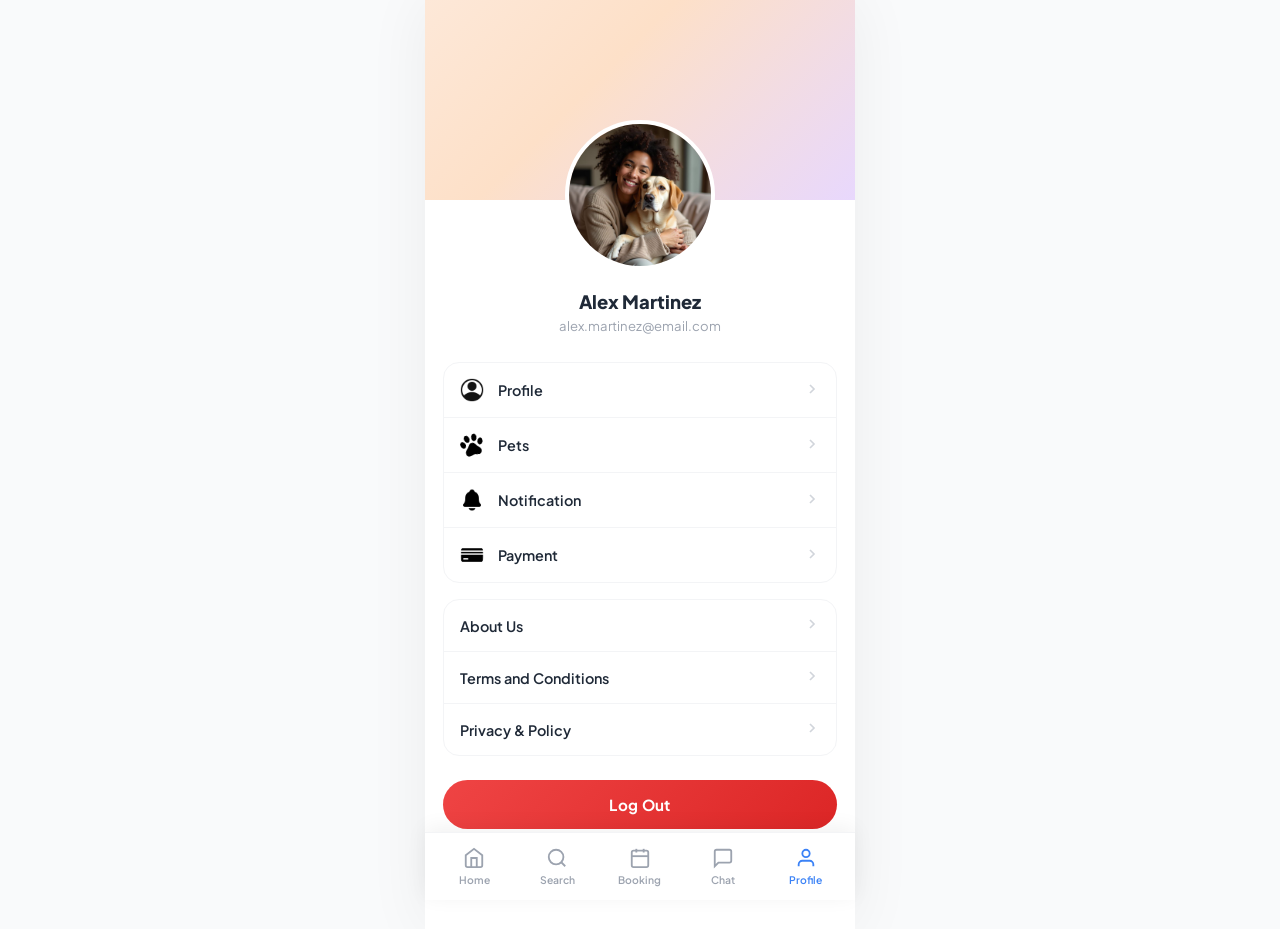
<file: pages/profile.html>
<!DOCTYPE html>
<html lang="en">
<head>
  <meta charset="UTF-8">
  <meta name="viewport" content="width=device-width, initial-scale=1.0">
  <title>PawPatrol</title>
    <link rel="icon" href="../assets/logo.png" type="image/png">

  <link rel="stylesheet" href="../css/global.css">
  <link rel="stylesheet" href="../css/profile.css">
</head>
<body>

  <div class="page-wrap profile-page">

    <!-- Banner + Logo -->
    <div class="profile-banner">
      <div class="profile-avatar-wrap">
        <img class="profile-avatar" src="../assets/user (2).jpg" alt="User">
      </div>
    </div>

    <!-- Content -->
    <main class="page-content">

      <p class="profile-name">Alex Martinez</p>
      <p class="profile-email">alex.martinez@email.com</p>

      <!-- Menu Group 1 -->
      <div class="menu-group">
        <div class="menu-item">
          <div class="menu-icon-wrap"><img src="../assets/account.png" /></div>
          <span class="menu-label">Profile</span>
          <span class="menu-arrow">
            <svg viewBox="0 0 24 24" fill="none" stroke="currentColor" stroke-width="2.5">
              <polyline points="9 18 15 12 9 6"/>
            </svg>
          </span>
        </div>
        <div class="menu-item">
          <div class="menu-icon-wrap angle"><img src="../assets/pet.png" /></div>
          <span class="menu-label">Pets</span>
          <span class="menu-arrow">
            <svg viewBox="0 0 24 24" fill="none" stroke="currentColor" stroke-width="2.5">
              <polyline points="9 18 15 12 9 6"/>
            </svg>
          </span>
        </div>
        <div class="menu-item">
          <div class="menu-icon-wrap"><img src="../assets/notification.png" /></div>
          <span class="menu-label">Notification</span>
          <span class="menu-arrow">
            <svg viewBox="0 0 24 24" fill="none" stroke="currentColor" stroke-width="2.5">
              <polyline points="9 18 15 12 9 6"/>
            </svg>
          </span>
        </div>
        <div class="menu-item">
          <div class="menu-icon-wrap"><img src="../assets/payment.png" /></div>
          <span class="menu-label">Payment</span>
          <span class="menu-arrow">
            <svg viewBox="0 0 24 24" fill="none" stroke="currentColor" stroke-width="2.5">
              <polyline points="9 18 15 12 9 6"/>
            </svg>
          </span>
        </div>
      </div>

      <!-- Menu Group 2 -->
      <div class="menu-group">
        <div class="menu-item">
          <span class="menu-label">About Us</span>
          <span class="menu-arrow">
            <svg viewBox="0 0 24 24" fill="none" stroke="currentColor" stroke-width="2.5">
              <polyline points="9 18 15 12 9 6"/>
            </svg>
          </span>
        </div>
        <div class="menu-item">
          <span class="menu-label">Terms and Conditions</span>
          <span class="menu-arrow">
            <svg viewBox="0 0 24 24" fill="none" stroke="currentColor" stroke-width="2.5">
              <polyline points="9 18 15 12 9 6"/>
            </svg>
          </span>
        </div>
        <div class="menu-item">
          <span class="menu-label">Privacy & Policy</span>
          <span class="menu-arrow">
            <svg viewBox="0 0 24 24" fill="none" stroke="currentColor" stroke-width="2.5">
              <polyline points="9 18 15 12 9 6"/>
            </svg>
          </span>
        </div>
      </div>

      <!-- Logout -->
      <button class="logout-btn">Log Out</button>

    </main>

    <!-- Bottom Nav -->
    <nav class="bottom-nav">
      <div class="nav-item" data-page="home">
        <svg class="nav-icon" viewBox="0 0 24 24" fill="none" stroke="currentColor" stroke-width="2">
          <path d="M3 9l9-7 9 7v11a2 2 0 01-2 2H5a2 2 0 01-2-2z"/><polyline points="9 22 9 12 15 12 15 22"/>
        </svg>
        <span class="nav-label">Home</span>
      </div>
      <div class="nav-item" data-page="search">
        <svg class="nav-icon" viewBox="0 0 24 24" fill="none" stroke="currentColor" stroke-width="2">
          <circle cx="11" cy="11" r="8"/><line x1="21" y1="21" x2="16.65" y2="16.65"/>
        </svg>
        <span class="nav-label">Search</span>
      </div>
      <div class="nav-item" data-page="booking">
        <svg class="nav-icon" viewBox="0 0 24 24" fill="none" stroke="currentColor" stroke-width="2">
          <rect x="3" y="4" width="18" height="18" rx="2" ry="2"/><line x1="16" y1="2" x2="16" y2="6"/><line x1="8" y1="2" x2="8" y2="6"/><line x1="3" y1="10" x2="21" y2="10"/>
        </svg>
        <span class="nav-label">Booking</span>
      </div>
      <div class="nav-item" data-page="chat">
        <svg class="nav-icon" viewBox="0 0 24 24" fill="none" stroke="currentColor" stroke-width="2">
          <path d="M21 15a2 2 0 01-2 2H7l-4 4V5a2 2 0 012-2h14a2 2 0 012 2z"/>
        </svg>
        <span class="nav-label">Chat</span>
      </div>
      <div class="nav-item active" data-page="profile">
        <svg class="nav-icon" viewBox="0 0 24 24" fill="none" stroke="currentColor" stroke-width="2">
          <path d="M20 21v-2a4 4 0 00-4-4H8a4 4 0 00-4 4v2"/><circle cx="12" cy="7" r="4"/>
        </svg>
        <span class="nav-label">Profile</span>
      </div>
    </nav>

  </div>

  <script src="../js/app.js"></script>
</body>
</html>
</file>
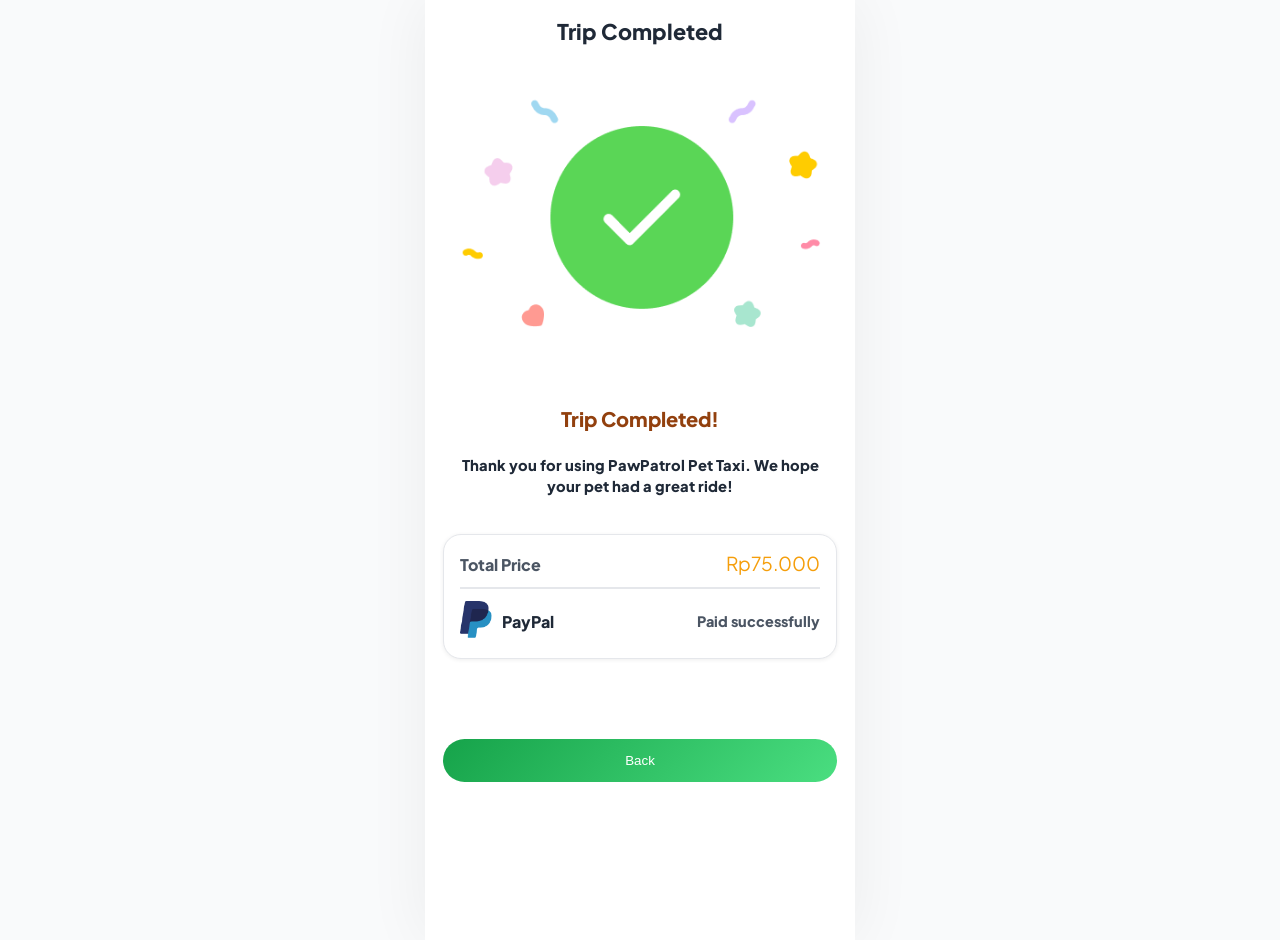
<file: pages/taxi-complete.html>
<!DOCTYPE html>
<html lang="en">
<head>
  <meta charset="UTF-8">
  <meta name="viewport" content="width=device-width, initial-scale=1.0">
  <title>PawPatrol</title>
    <link rel="icon" href="../assets/logo.png" type="image/png">

  <link rel="stylesheet" href="../css/global.css">
  <link rel="stylesheet" href="../css/complete.css">
</head>
<body>

  <div class="page-wrap tx-complete-page">

    <header class="tcx-header">
      <div class="tcx-spacer" aria-hidden="true"></div>
      <h1 class="tcx-title" style="margin-top: 18px;">Trip Completed</h1>
      <div class="tcx-spacer" aria-hidden="true"></div>
    </header>

    <main class="page-content tcx-content">

      <section class="tcx-success" aria-label="Trip completed">
        <div class="tcx-success-icon" aria-hidden="true"><img src="../assets/done.png"/></div>
        <div class="tcx-success-headline">Trip Completed!</div>
        <div class="tcx-success-message">
          Thank you for using PawPatrol Pet Taxi. We hope your pet had a great ride!
        </div>
      </section>

      <section class="tcx-payment-card" aria-label="Payment summary">
        <div class="tcx-total">
          <div class="tcx-total-label">Total Price</div>
          <div class="tcx-total-value">Rp75.000</div>
        </div>

        <div class="tcx-divider" role="separator" aria-hidden="true"></div>

        <div class="tcx-method">
          <div class="tcx-method-left">
            <div class="tcx-method-logo" aria-hidden="true"><img src="../assets/payment-method.png"/></div>
            <div class="tcx-method-name">PayPal</div>
          </div>
          <div class="tcx-method-sub">Paid successfully</div>
        </div>
      </section>

      <button class="tcx-back-btn" type="button" aria-label="Back to history">
        Back
      </button>
    </main>

  </div>

  <script src="../js/app.js"></script>
</body>
</html>
</file>
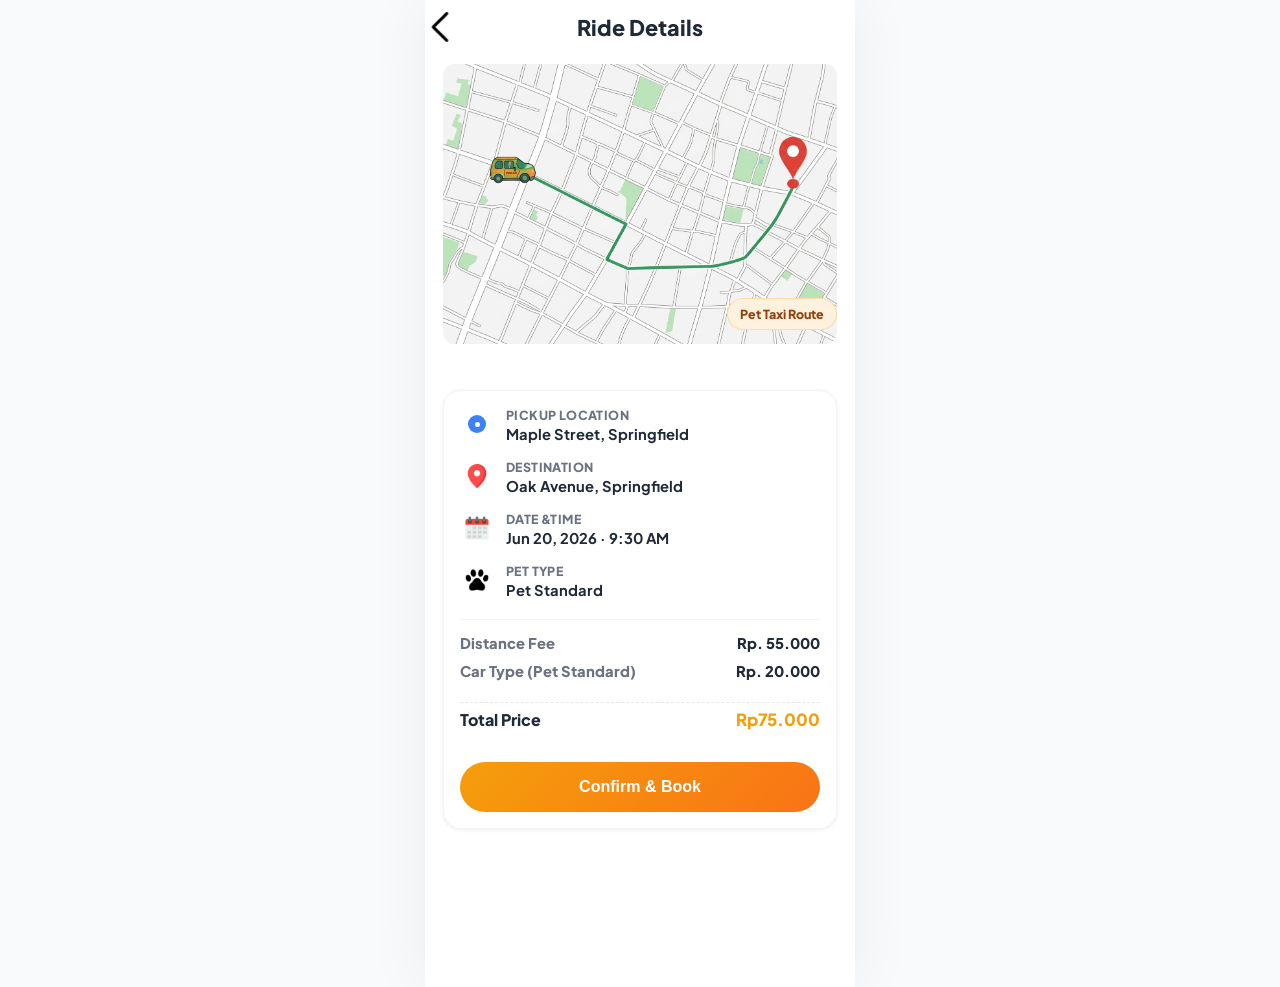
<file: pages/taxi-confirm.html>
<!DOCTYPE html>
<html lang="en">
<head>
  <meta charset="UTF-8">
  <meta name="viewport" content="width=device-width, initial-scale=1.0">
  <title>PawPatrol</title>
    <link rel="icon" href="../assets/logo.png" type="image/png">

  <link rel="stylesheet" href="../css/global.css">
  <link rel="stylesheet" href="../css/confirm.css">
</head>
<body>

  <div class="page-wrap taxi-confirm-page">

    <!-- Header -->
    <header class="tc-header">
      <img style="margin-top: 12px;" src="../assets/back.png" class="tc-back-btn" type="button" aria-label="Back" />
      <h1 class="tc-title" style="margin-top: 12px;">Ride Details</h1>
      <div class="tc-spacer" aria-hidden="true"></div>
    </header>

    <main class="page-content tc-content">
      <!-- Map -->
      <section class="tc-map" aria-label="Ride route map">
        <img style="width: 100%; height: 100%; object-fit: cover; border-radius: 12px; margin-top: 12px;" src="../assets/map.png" />
        <div class="tc-route-legend">
          <span class="tc-legend-pill">Pet Taxi Route</span>
        </div>
      </section>

      <!-- Info card -->
      <section class="tc-card" aria-label="Ride information card">
        <div class="tc-info">
          <div class="tc-row">
            <div class="tc-icon" aria-hidden="true"><div class="destination"></div></div>
            <div class="tc-text">
              <div class="tc-label">Pickup Location</div>
              <div class="tc-support">Maple Street, Springfield</div>
            </div>
          </div>

          <div class="tc-row">
            <div class="tc-icon" aria-hidden="true"><img src="../assets/place.png" /></div>
            <div class="tc-text">
              <div class="tc-label">Destination</div>
              <div class="tc-support">Oak Avenue, Springfield</div>
            </div>
          </div>

          <div class="tc-row">
            <div class="tc-icon" aria-hidden="true"><img src="../assets/calendar.png" /></div>
            <div class="tc-text">
              <div class="tc-label">Date &Time</div>
              <div class="tc-support">Jun 20, 2026 · 9:30 AM</div>
            </div>
          </div>

          <div class="tc-row">
            <div class="tc-icon" aria-hidden="true"><img src="../assets/pet.png" /></div>
            <div class="tc-text">
              <div class="tc-label">Pet Type</div>
              <div class="tc-support">Pet Standard</div>
            </div>
          </div>
        </div>

        <div class="tc-divider" role="separator" aria-hidden="true"></div>

        <!-- Pricing -->
        <div class="tc-pricing" aria-label="Ride pricing">
          <div class="tc-price-row">
            <div class="tc-price-left">Distance Fee</div>
            <div class="tc-price-right">Rp. 55.000</div>
          </div>

          <div class="tc-price-row">
            <div class="tc-price-left">Car Type (Pet Standard)</div>
            <div class="tc-price-right">Rp. 20.000</div>
          </div>

          <div class="tc-total-row">
            <div class="tc-total-left">Total Price</div>
            <div class="tc-total-right">Rp75.000</div>
          </div>
        </div>

        <button class="tc-confirm-btn" type="button" aria-label="Confirm and book">
          Confirm & Book
        </button>
      </section>

    </main>
  </div>

  <script src="../js/app.js"></script>
</body>
</html>
</file>
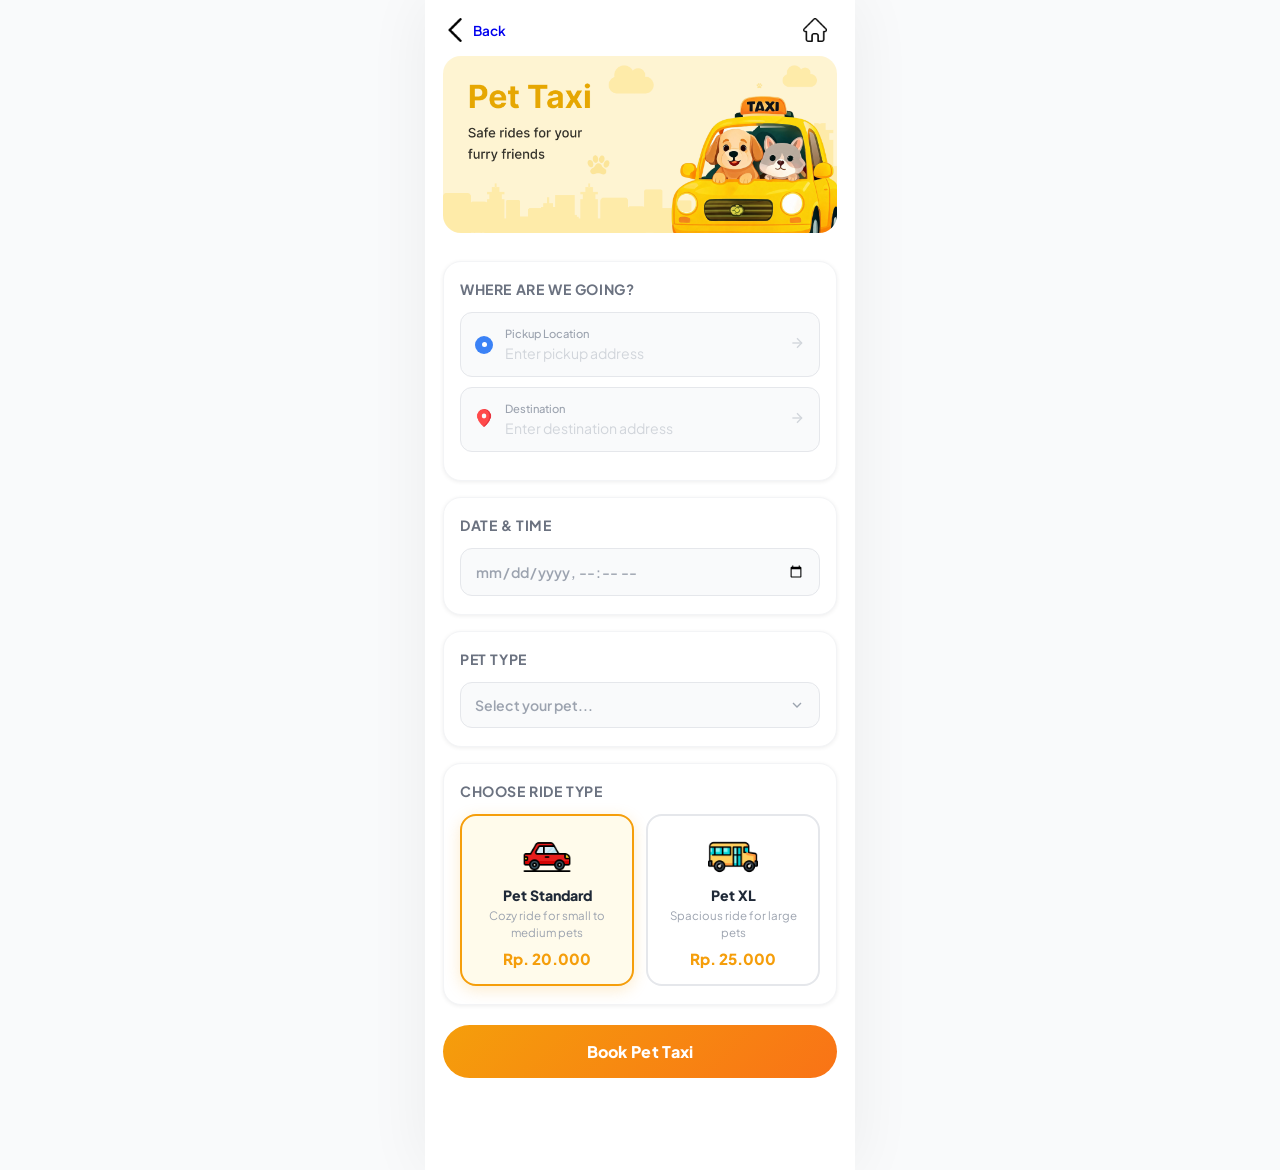
<file: pages/taxi.html>
<!DOCTYPE html>
<html lang="en">
<head>
  <meta charset="UTF-8">
  <meta name="viewport" content="width=device-width, initial-scale=1.0">
    <title>PawPatrol</title>
    <link rel="icon" href="../assets/logo.png" type="image/png">

  <link rel="stylesheet" href="../css/global.css">
  <link rel="stylesheet" href="../css/taxi.css">
</head>
<body>

  <div class="page-wrap taxi-page">

    <!-- Header -->
    <header class="page-header">
      <a class="back-link" href="home.html"><img style="transform: translateX(0.1px);" src="../assets/back.png" />Back</a>
      <a href="home.html">
        <img src="../assets/home.png" />
      </a>
    </header>

    <main class="page-content">

      <!-- Back -->

      <!-- Hero Banner -->
      <div class="taxi-hero reveal">
        <img src="../assets/taxi-foto.png" />
      </div>

      <!-- Where are we going? -->
      <div class="form-card reveal">
        <p class="form-card-title">Where are we going?</p>

        <div class="location-input-card">
          <span class="loc-pin"><div class="destination"></div></span>
          <div class="loc-text">
            <p class="loc-label">Pickup Location</p>
            <input class="loc-input" id="pickup" type="text" placeholder="Enter pickup address">
          </div>
          <span class="nav-arrow">
            <svg viewBox="0 0 24 24" fill="none" stroke="currentColor" stroke-width="2">
              <line x1="5" y1="12" x2="19" y2="12"/><polyline points="12 5 19 12 12 19"/>
            </svg>
          </span>
        </div>

        <div class="location-input-card">
          <span class="loc-pin"><img src="../assets/place.png" /></span>
          <div class="loc-text">
            <p class="loc-label">Destination</p>
            <input class="loc-input" id="destination" type="text" placeholder="Enter destination address">
          </div>
          <span class="nav-arrow">
            <svg viewBox="0 0 24 24" fill="none" stroke="currentColor" stroke-width="2">
              <line x1="5" y1="12" x2="19" y2="12"/><polyline points="12 5 19 12 12 19"/>
            </svg>
          </span>
        </div>
      </div>

      <!-- Date & Time -->
      <div class="form-card reveal">
        <p class="form-card-title">Date & Time</p>
        <div class="date-card">
          <input class="date-input" id="taxi-date" type="datetime-local">
        </div>
      </div>

      <!-- Pet Type -->
      <div class="form-card reveal">
        <p class="form-card-title">Pet Type</p>
        <select class="pet-select" id="pet-type">
          <option value="">Select your pet...</option>
          <option value="dog">Dog</option>
          <option value="cat">Cat</option>
          <option value="other">Other</option>
        </select>
      </div>

      <!-- Choose Ride Type -->
      <div class="form-card reveal">
        <p class="form-card-title">Choose Ride Type</p>
        <div class="ride-cards">
          <div class="ride-card selected">
            <span class="ride-emoji"><img src="../assets/car.png" /></span>
            <p class="ride-title">Pet Standard</p>
            <p class="ride-desc">Cozy ride for small to medium pets</p>
            <p class="ride-price">Rp. 20.000</p>
          </div>
          <div class="ride-card">
            <span class="ride-emoji"><img src="../assets/bus.png" /></span>
            <p class="ride-title">Pet XL</p>
            <p class="ride-desc">Spacious ride for large pets</p>
            <p class="ride-price">Rp. 25.000</p>
          </div>
        </div>
      </div>

      <!-- Book CTA -->
      <button class="book-taxi-btn">Book Pet Taxi</button>

    </main>

  </div>

  <script src="../js/app.js"></script>
</body>
</html>
</file>
<file: css/global.css>
/* ===========================
   PawPatrol – Global CSS
   =========================== */

@import url('https://fonts.googleapis.com/css2?family=Plus+Jakarta+Sans:wght@400;500;600;700;800&display=swap');

*, *::before, *::after { box-sizing: border-box; margin: 0; padding: 0; }

:root {
  --brand-blue: #3b82f6;
  --brand-purple: #8b5cf6;
  --brand-cyan: #06b6d4;
  --brand-pink: #ec4899;
  --brand-green: #22c55e;
  --brand-yellow: #f59e0b;
  --peach: #fde8d8;
  --lavender: #e8d8fd;
  --white: #ffffff;
  --gray-50: #f9fafb;
  --gray-100: #f3f4f6;
  --gray-200: #e5e7eb;
  --gray-300: #d1d5db;
  --gray-400: #9ca3af;
  --gray-500: #6b7280;
  --gray-600: #4b5563;
  --gray-800: #1f2937;
  --shadow-sm: 0 1px 4px rgba(0,0,0,.07);
  --shadow-md: 0 4px 16px rgba(0,0,0,.09);
  --shadow-lg: 0 10px 36px rgba(0,0,0,.13);
  --radius: 16px;
  --font: 'Plus Jakarta Sans', sans-serif;
  --nav-h: 68px;
}

html { scroll-behavior: smooth; }

body {
  font-family: var(--font);
  background: var(--gray-50);
  color: var(--gray-800);
  min-height: 100vh;
}

/* ---- Page wrapper ---- */
.page-wrap {
  max-width: 430px;
  margin: 0 auto;
  background: var(--white);
  min-height: 100vh;
  position: relative;
  padding-bottom: var(--nav-h);
  box-shadow: 0 0 60px rgba(0,0,0,.06);
}

/* ---- Scrollable content area ---- */
.page-content {
  padding: 0 18px 24px;
  overflow-y: auto;
}

.destination {
  background: var(--brand-blue);
  border-radius: 50%;
  width: 18px;
  height: 18px;
  display: flex;
  align-items: center;
  justify-content: center;
}

.destination::after {
  content: '';
  background: white;
  border-radius: 50%;
  width: 5px;
  height: 5px;
}

.page-header {
  display: flex;
  align-items: center;
  justify-content: space-between;
  padding: 18px 18px 10px;
  position: sticky;
  top: 0;
  background: var(--white);
  z-index: 10;
}

.logo {
  display: flex;
  align-items: center;
  gap: 7px;
  text-decoration: none;
}

.logo-icon img {
  width: 24px;
  height: auto;
  /* background: linear-gradient(135deg, var(--brand-blue), var(--brand-cyan)); */
  /* border-radius: 10px; */
  /* display: flex; */
  align-items: center;
  justify-content: center;
  /* font-size: 15px; */
}

.logo-text {
  font-size: 1.1rem;
  font-weight: 800;
  color: var(--brand-blue);
  letter-spacing: -.4px;
}

/* ==================
   Bottom Nav
   ================== */
.bottom-nav {
  position: fixed;
  bottom: 0;
  left: 50%;
  transform: translateX(-50%);
  width: 100%;
  max-width: 430px;
  height: var(--nav-h);
  background: var(--white);
  border-top: 1px solid var(--gray-100);
  display: flex;
  align-items: center;
  justify-content: space-around;
  padding: 0 8px;
  box-shadow: 0 -4px 20px rgba(0,0,0,.06);
  z-index: 100;
}

.nav-item {
  display: flex;
  flex-direction: column;
  align-items: center;
  gap: 4px;
  cursor: pointer;
  padding: 8px 12px;
  border-radius: 12px;
  transition: background .2s;
  flex: 1;
}

.nav-icon { width: 22px; height: 22px; color: var(--gray-400); transition: color .2s; }
.nav-label { font-size: .65rem; font-weight: 600; color: var(--gray-400); transition: color .2s; }

.nav-item.active .nav-icon,
.nav-item.active .nav-label { color: var(--brand-blue); }

/* ==================
   Search Bar
   ================== */
.search-bar-wrap {
  position: relative;
  margin-bottom: 18px;
}

.search-icon-wrap {
  position: absolute;
  left: 14px;
  top: 50%;
  transform: translateY(-50%);
  color: var(--gray-400);
  width: 18px;
  height: 18px;
}

.search-input {
  width: 100%;
  padding: 13px 16px 13px 42px;
  border: 1.5px solid var(--gray-200);
  border-radius: 50px;
  font-family: var(--font);
  font-size: .88rem;
  color: var(--gray-800);
  outline: none;
  background: var(--gray-50);
  transition: border-color .2s, box-shadow .2s;
}

.search-input:focus {
  border-color: var(--brand-blue);
  box-shadow: 0 0 0 3px rgba(59,130,246,.1);
  background: var(--white);
}

.search-input::placeholder { color: var(--gray-400); }

/* ==================
   Section Headers
   ================== */
.section-header {
  display: flex;
  align-items: center;
  justify-content: space-between;
  margin-bottom: 14px;
}

.section-title {
  font-size: 1rem;
  font-weight: 700;
  color: var(--gray-800);
}

.see-all {
  font-size: .82rem;
  font-weight: 600;
  color: var(--brand-blue);
  text-decoration: none;
  cursor: pointer;
}

/* ==================
   Helper Card
   ================== */
.helper-card {
  background: var(--white);
  border-radius: var(--radius);
  /* box-shadow: var(--shadow-md); */
  padding: 14px;
  display: flex;
  gap: 12px;
  align-items: flex-start;
  cursor: pointer;
  transition: transform .2s, box-shadow .2s;
  border: 1.5px solid var(--gray-200);
  position: relative;
}

.helper-avatar {
  width: 56px;
  height: 56px;
  border-radius: 50%;
  object-fit: cover;
  flex-shrink: 0;
}

.helper-info { flex: 1; min-width: 0; }

.helper-name {
  font-size: .93rem;
  font-weight: 700;
  color: var(--gray-800);
  margin-bottom: 4px;
  white-space: nowrap;
  overflow: hidden;
  text-overflow: ellipsis;
}

.helper-meta {
  display: flex;
  align-items: center;
  gap: 8px;
  font-size: .78rem;
  color: var(--gray-500);
  margin-bottom: 6px;
  flex-wrap: wrap;
}

.star-icon { color: #f59e0b; }

.service-badge {
  font-size: .7rem;
  font-weight: 600;
  padding: 2px 8px;
  border-radius: 50px;
}

.badge-sitting  { background: #fce7f3; color: #db2777; }
.badge-walking  { background: #dcfce7; color: #16a34a; }
.badge-grooming { background: #ede9fe; color: #7c3aed; }
.badge-taxi     { background: #fef9c3; color: #ca8a04; }

.helper-price {
  font-size: .85rem;
  font-weight: 700;
  margin-top: 8px;
  color: var(--brand-blue);
}

.fav-btn {
  position: absolute;
  top: 12px;
  right: 12px;
  background: none;
  border: none;
  cursor: pointer;
  width: 28px;
  height: 28px;
  padding: 0;
  color: var(--gray-300);
  transition: color .2s, transform .2s;
}

.fav-btn.active { color: #ff6b8a; }
.fav-btn svg { width: 20px; height: 20px; }

/* ==================
   Modal
   ================== */
.modal-overlay {
  display: none;
  position: fixed;
  inset: 0;
  background: rgba(0,0,0,.45);
  z-index: 200;
  align-items: center;
  justify-content: center;
  padding: 20px;
}

.modal-overlay.open { display: flex; }

.modal-box {
  background: var(--white);
  border-radius: 24px;
  padding: 28px 24px;
  width: 100%;
  max-width: 340px;
  position: relative;
  animation: popIn .3s cubic-bezier(.22,1,.36,1);
}

@keyframes popIn {
  from { opacity: 0; transform: scale(.9); }
  to   { opacity: 1; transform: scale(1); }
}

.modal-close {
  position: absolute;
  top: 14px;
  right: 16px;
  background: none;
  border: none;
  font-size: 1.4rem;
  cursor: pointer;
  color: var(--gray-400);
}

.modal-title {
  font-size: 1.1rem;
  font-weight: 700;
  color: var(--gray-800);
  margin-bottom: 10px;
}

.modal-body {
  font-size: .88rem;
  color: var(--gray-500);
  line-height: 1.6;
  margin-bottom: 20px;
}

.modal-cta {
  width: 100%;
  padding: 13px;
  background: linear-gradient(135deg, var(--brand-cyan), var(--brand-blue));
  border: none;
  border-radius: 50px;
  color: var(--white);
  font-family: var(--font);
  font-weight: 700;
  font-size: .93rem;
  cursor: pointer;
}

 /* Chat Thread Overlay */
.chat-thread-overlay {
  display: none;
  position: fixed;
  inset: 0;
  background: var(--white);
  z-index: 300;
  flex-direction: column;
  max-width: 430px;
  width: 100%;
  left: 50%;
  transform: translateX(-50%);
}

.chat-thread-overlay.open { display: flex; }

.thread-header {
  display: flex;
  align-items: center;
  gap: 12px;
  padding: 16px 18px;
  border-bottom: 1px solid var(--gray-100);
  background: var(--white);
}

.thread-back {
  background: none;
  border: none;
  font-size: 1.3rem;
  cursor: pointer;
  color: var(--brand-blue);
  padding: 0 6px 0 0;
}

.thread-avatar { width: 40px; height: 40px; border-radius: 50%; object-fit: cover; }

.thread-info strong { display: block; font-size: .93rem; font-weight: 700; }
.thread-info span   { font-size: .75rem; color: var(--gray-400); }

.thread-messages {
  flex: 1;
  overflow-y: auto;
  padding: 18px;
  display: flex;
  flex-direction: column;
  gap: 12px;
  background: var(--gray-50);
}

.msg { display: flex; flex-direction: column; max-width: 75%; }
.msg-in  { align-self: flex-start; }
.msg-out { align-self: flex-end; }

.msg p {
  padding: 10px 14px;
  border-radius: 16px;
  font-size: .88rem;
  line-height: 1.5;
}

.msg-in  p { background: var(--white); border: 1px solid var(--gray-200); color: var(--gray-800); border-bottom-left-radius: 4px; }
.msg-out p { background: linear-gradient(135deg, var(--brand-blue), var(--brand-cyan)); color: var(--white); border-bottom-right-radius: 4px; }

.msg-time { font-size: .68rem; color: var(--gray-400); margin-top: 3px; align-self: flex-end; }

.thread-input-area {
  display: flex;
  gap: 10px;
  padding: 14px 18px;
  border-top: 1px solid var(--gray-100);
  background: var(--white);
}

.thread-input {
  flex: 1;
  padding: 11px 16px;
  border: 1.5px solid var(--gray-200);
  border-radius: 50px;
  font-family: var(--font);
  font-size: .88rem;
  outline: none;
}

.thread-input:focus { border-color: var(--brand-blue); }

.thread-send {
  width: 42px;
  height: 42px;
  background: linear-gradient(135deg, var(--brand-blue), var(--brand-cyan));
  border: none;
  border-radius: 50%;
  color: var(--white);
  font-size: 1.1rem;
  cursor: pointer;
  flex-shrink: 0;
  display: flex;
  align-items: center;
  justify-content: center;
}

.reveal {
  opacity: 0;
  transform: translateY(20px);
  transition: opacity .5s ease, transform .5s ease;
}

.reveal.revealed { opacity: 1; transform: translateY(0); }
</file>
<file: css/profile.css>
/* ===========================
   PawPatrol – Profile Page CSS
   =========================== */

/* ---- Profile Header Banner ---- */
.profile-banner {
  height: 200px;
  background: linear-gradient(135deg, var(--peach) 0%, #fde0c8 40%, var(--lavender) 100%);
  position: relative;
  margin-bottom: 90px;
}

.profile-avatar-wrap {
  position: absolute;
  bottom: -70px;
  left: 50%;
  transform: translateX(-50%);
}

.profile-avatar {
  width: 150px;
  height: 150px;
  border-radius: 50%;
  object-fit: cover;
  border: 4px solid var(--white);
  /* box-shadow: var(--shadow-md); */
  display: block;
}

/* ---- User name ---- */
.profile-name {
  text-align: center;
  font-size: 1.15rem;
  font-weight: 800;
  color: var(--gray-800);
  margin-bottom: 4px;
}

.profile-email {
  text-align: center;
  font-size: .82rem;
  color: var(--gray-400);
  margin-bottom: 28px;
}

/* ---- Menu Groups ---- */
.menu-group {
  margin-bottom: 16px;
  background: var(--white);
  border-radius: 16px;
  border: 1.5px solid var(--gray-100);
  overflow: hidden;
}

.menu-item {
  display: flex;
  align-items: center;
  gap: 14px;
  padding: 15px 16px;
  cursor: pointer;
  transition: background .2s;
  border-bottom: 1px solid var(--gray-100);
}

.menu-item:last-child { border-bottom: none; }

.menu-icon-wrap img{
  width: 24px;
  height: auto;
  border-radius: 11px;
  display: flex;
  align-items: center;
  justify-content: center;
}
.angle img {
  transform: rotate(-15deg);
}

.menu-label {
  flex: 1;
  font-size: .9rem;
  font-weight: 600;
  color: var(--gray-800);
}

.menu-arrow { color: var(--gray-300); }
.menu-arrow svg { width: 16px; height: 16px; }

/* ---- Logout Button ---- */
.logout-btn {
  width: 100%;
  padding: 15px;
  background: linear-gradient(135deg, #ef4444, #dc2626);
  border: none;
  border-radius: 50px;
  color: var(--white);
  font-family: var(--font);
  font-size: .95rem;
  font-weight: 700;
  margin-top: 8px;
  margin-bottom: 8px;
  letter-spacing: .3px;
}
</file>
<file: css/complete.css>
/* ===========================
   PawPatrol – Taxi Complete CSS
   =========================== */

.tx-complete-page {
  min-height: 100%;
}

.tcx-header {
  display: flex;
  align-items: center;
  justify-content: space-between;
  margin-bottom: 32px;
  /* margin-top: 18px; */
  padding: 0 2px;
}

.tcx-title {
  font-size: 1.35rem;
  font-weight: 1000;
  color: var(--gray-800);
}

.tcx-content {
  padding-bottom: 90px;
}

.tcx-success {
  border-radius: 18px;
  padding: 18px 16px;
  margin-bottom: 14px;
  text-align: center;
}

.tcx-success-icon img{
  width: 100%;
  height: auto;
  border-radius: 20px;
  margin: 0 auto 64px;
  /* display: grid; */
  /* place-items: center; */
  font-size: 1.4rem;
  font-weight: 1000;
  color: #92400e;
}

.tcx-success-headline {
  font-size: 1.25rem;
  font-weight: 1000;
  color: #92400e;
  margin-bottom: 6px;
}

.tcx-success-message {
  font-size: .92rem;
  font-weight: 800;
  color: var(--gray-700);
  line-height: 1.45;
  margin-top: 24px;
}

.tcx-payment-card {
  background: var(--white);
  border: 1.5px solid var(--gray-200);
  border-radius: 18px;
  padding: 16px;
  margin-top: 18px;
  box-shadow: var(--shadow-sm); 
}

.tcx-divider {
  height: 2px;
  background: var(--gray-200);
  margin: 12px 0;
}

.tcx-total {
  display: flex;
  justify-content: space-between;
  gap: 12px;
  align-items: baseline;
}

.tcx-total-label {
  color: var(--gray-600);
  font-weight: 950;
}

.tcx-total-value {
  color: var(--brand-yellow);
  font-weight: 1100;
  font-size: 1.2rem;
}

.tcx-method {
  display: flex;
  justify-content: space-between;
  align-items: center;
  gap: 12px;
}

.tcx-method-left {
  display: flex;
  align-items: center;
  gap: 10px;
}

.tcx-method-logo img{
  width: 32px;
  height: auto;
}

.tcx-method-name {
  font-weight: 1000;
  color: var(--gray-800);
}

.tcx-method-sub {
  color: var(--gray-600);
  font-weight: 900;
  font-size: .9rem;
}

.tcx-back-btn {
  width: 100%;
  margin-top: 80px;
  border-radius: 999px;
  padding: 14px 14px;
  border: none;
  cursor: pointer;
  background: linear-gradient(135deg, #16a34a, #4ade80);
  color: var(--white);
  font-weight: 1100;
}
</file>
<file: css/confirm.css>
.taxi-confirm-page {
  min-height: 100%;
}

.tc-header {
  display: grid;
  grid-template-columns: 44px 1fr 44px;
  align-items: center;
  gap: 10px;
  margin-bottom: 10px;

}

.tc-back-btn {
  width: 30px;
  height: auto;
}

.tc-title {
  text-align: center;
  font-size: 1.35rem;
  font-weight: 900;
  color: var(--gray-800);
}

.tc-content {
  padding-bottom: 90px;
}

.tc-route-legend {
  margin-top: 10px;
  display: flex;
  justify-content: flex-end;
}

.tc-legend-pill {
  font-size: .78rem;
  font-weight: 800;
  color: #92400e;
  background: #FEF1DD;
  border: 1.5px solid rgba(245,158,11,.25);
  padding: 7px 12px;
  border-radius: 999px;
  transform: translateY(-60px);
}

.tc-card {
  background: var(--white);
  border: 1.5px solid var(--gray-100);
  border-radius: 18px;
  padding: 16px;
  box-shadow: var(--shadow-sm);
}

.tc-info {
  display: grid;
  gap: 10px;
}

.tc-row {
  display: flex;
  gap: 12px;
  align-items: flex-start;
  margin-bottom: 6px;
}

.tc-icon {
  width: 34px;
  height: 34px;
  display: grid;
  place-items: center;
}

.tc-icon img {
  width: 24px;
  height: auto;
}

.tc-label {
  font-size: .78rem;
  color: var(--gray-500);
  font-weight: 800;
  text-transform: uppercase;
  letter-spacing: .4px;
  margin-bottom: 2px;
}

.tc-support {
  font-size: .92rem;
  color: var(--gray-800);
  font-weight: 700;
}

.tc-divider {
  height: 1px;
  background: var(--gray-100);
  margin: 14px 0;
}

.tc-pricing {
  display: grid;
  gap: 10px;
}

.tc-price-row {
  display: flex;
  justify-content: space-between;
  align-items: center;
  gap: 12px;
  font-size: .92rem;
}

.tc-price-left { color: var(--gray-500); font-weight: 800; }
.tc-price-right { color: var(--gray-800); font-weight: 900; }

.tc-total-row {
  display: flex;
  justify-content: space-between;
  align-items: center;
  gap: 12px;
  padding-top: 6px;
  border-top: 1px dashed var(--gray-200);
  margin-top: 12px;
}

.tc-total-left { color: var(--gray-700); font-weight: 900; }
.tc-total-right { color: var(--brand-yellow); font-weight: 1000; font-size: 1.05rem; }

.tc-confirm-btn {
  width: 100%;
  margin-top: 32px;
  padding: 16px 14px;
  border-radius: 999px;
  border: none;
  cursor: pointer;
  background: linear-gradient(135deg, #f59e0b, #f97316);
  color: var(--white);
  font-size: 1rem;
  font-weight: 900;
  transition: transform .15s, box-shadow .15s;
}
</file>
<file: css/taxi.css>
/* ===========================
   PawPatrol – Taxi Page CSS
   =========================== */

/* ---- Hero Banner ---- */  
.taxi-hero img {
  margin-bottom: 24px;
  width: 100%;
  height: auto;
  border-radius: 18px;
  object-fit: cover;
}

.page-header a{
  text-align: center;
}

.page-header img {
    color:var(--gray-400);
    font-size:1.4rem;
    text-decoration:none; 
    width: 24px; 
    height: auto;
    transform: translateX(-10px);
}

.taxi-tag {
  display: inline-block;
  background: rgba(245,158,11,.2);
  color: #b45309;
  font-size: .7rem;
  font-weight: 700;
  padding: 3px 10px;
  border-radius: 50px;
  margin-bottom: 8px;
}

.taxi-title {
  font-size: 1.5rem;
  font-weight: 800;
  color: #92400e;
  margin-bottom: 4px;
}

.taxi-sub {
  font-size: .82rem;
  color: #b45309;
  line-height: 1.4;
}

.taxi-hero-emoji { font-size: 3.5rem; line-height: 1; flex-shrink: 0; }

/* ---- Form Card ---- */
.form-card {
  background: var(--white);
  border-radius: 18px;
  border: 1.5px solid var(--gray-100);
  padding: 18px 16px;
  margin-bottom: 16px;
  box-shadow: var(--shadow-sm);
}

.form-card-title {
  font-size: .88rem;
  font-weight: 700;
  color: var(--gray-500);
  text-transform: uppercase;
  letter-spacing: .6px;
  margin-bottom: 14px;
}

/* ---- Location Input Cards ---- */
.location-input-card {
  display: flex;
  align-items: center;
  gap: 12px;
  padding: 13px 14px;
  border: 1.5px solid var(--gray-200);
  border-radius: 12px;
  margin-bottom: 10px;
  background: var(--gray-50);
  transition: border-color .2s;
}

.location-input-card:focus-within {
  border-color: var(--brand-blue);
  background: var(--white);
}

.loc-pin img{ 
 width: 18px;
 height: auto;
}


.loc-text { flex: 1; }
.loc-label { font-size: .7rem; color: var(--gray-400); font-weight: 500; margin-bottom: 2px; }
.loc-input {
  width: 100%;
  border: none;
  outline: none;
  font-family: var(--font);
  font-size: .88rem;
  font-weight: 600;
  color: var(--gray-800);
  background: transparent;
}
.loc-input::placeholder { color: var(--gray-300); font-weight: 400; }

.nav-arrow { color: var(--gray-300); }
.nav-arrow svg { width: 16px; height: 16px; }

/* ---- Date Input Card ---- */
.date-card {
  display: flex;
  align-items: center;
  gap: 12px;
  padding: 13px 14px;
  border: 1.5px solid var(--gray-200);
  border-radius: 12px;
  background: var(--gray-50);
  transition: border-color .2s;
}

.date-card:focus-within {
  border-color: var(--brand-blue);
  background: var(--white);
}

.cal-icon { font-size: 1.1rem; }

.date-input {
  flex: 1;
  border: none;
  outline: none;
  font-family: var(--font);
  font-size: .88rem;
  font-weight: 600;
  color: var(--gray-400);
  background: transparent;
}

/* ---- Pet Type Select ---- */
.pet-select {
  width: 100%;
  padding: 13px 14px;
  border: 1.5px solid var(--gray-200);
  border-radius: 12px;
  font-family: var(--font);
  font-size: .88rem;
  font-weight: 600;
  color: var(--gray-400);
  background: var(--gray-50);
  outline: none;
  cursor: pointer;
  appearance: none;
  -webkit-appearance: none;
  background-image: url("data:image/svg+xml,%3Csvg xmlns='http://www.w3.org/2000/svg' width='16' height='16' viewBox='0 0 24 24' fill='none' stroke='%239ca3af' stroke-width='2'%3E%3Cpolyline points='6 9 12 15 18 9'/%3E%3C/svg%3E");
  background-repeat: no-repeat;
  background-position: right 14px center;
}

.pet-select:focus { border-color: var(--brand-blue); background-color: var(--white); }

/* ---- Ride Type Cards ---- */
.ride-cards {
  display: grid;
  grid-template-columns: 1fr 1fr;
  gap: 12px;
}

.ride-card {
  border: 2px solid var(--gray-200);
  border-radius: 16px;
  padding: 16px 12px;
  text-align: center;
  cursor: pointer;
  transition: all .2s ease;
  background: var(--white);
}


.ride-card.selected {
  border-color: var(--brand-yellow);
  background: #fffbeb;
  box-shadow: 0 4px 16px rgba(245,158,11,.2);
}

.ride-emoji img{ 
  width: 50px;
  height: auto; 
}

.ride-title { 
  font-size: .88rem; 
  font-weight: 800; 
  color: var(--gray-800); 
  margin-bottom: 4px; 
}

.ride-desc  { 
  font-size: .72rem; 
  color: var(--gray-400); 
  margin-bottom: 8px; line-height: 1.4; 
}

.ride-price { 
  font-size: .95rem; 
  font-weight: 800; 
  color: var(--brand-yellow); 
}

/* ---- Book CTA ---- */
.book-taxi-btn {
  width: 100%;
  padding: 16px;
  background: linear-gradient(135deg, #f59e0b, #f97316);
  border: none;
  border-radius: 50px;
  color: var(--white);
  font-family: var(--font);
  font-size: 1rem;
  font-weight: 800;
  letter-spacing: .3px;
  margin-top: 4px;
}

/* ---- Back link ---- */
.back-link {
  display: flex;
  align-items: center;
  gap: 6px;
  font-size: .85rem;
  font-weight: 600;
  cursor: pointer;
  text-decoration: none;
  margin-bottom: 4px;
}
</file>
